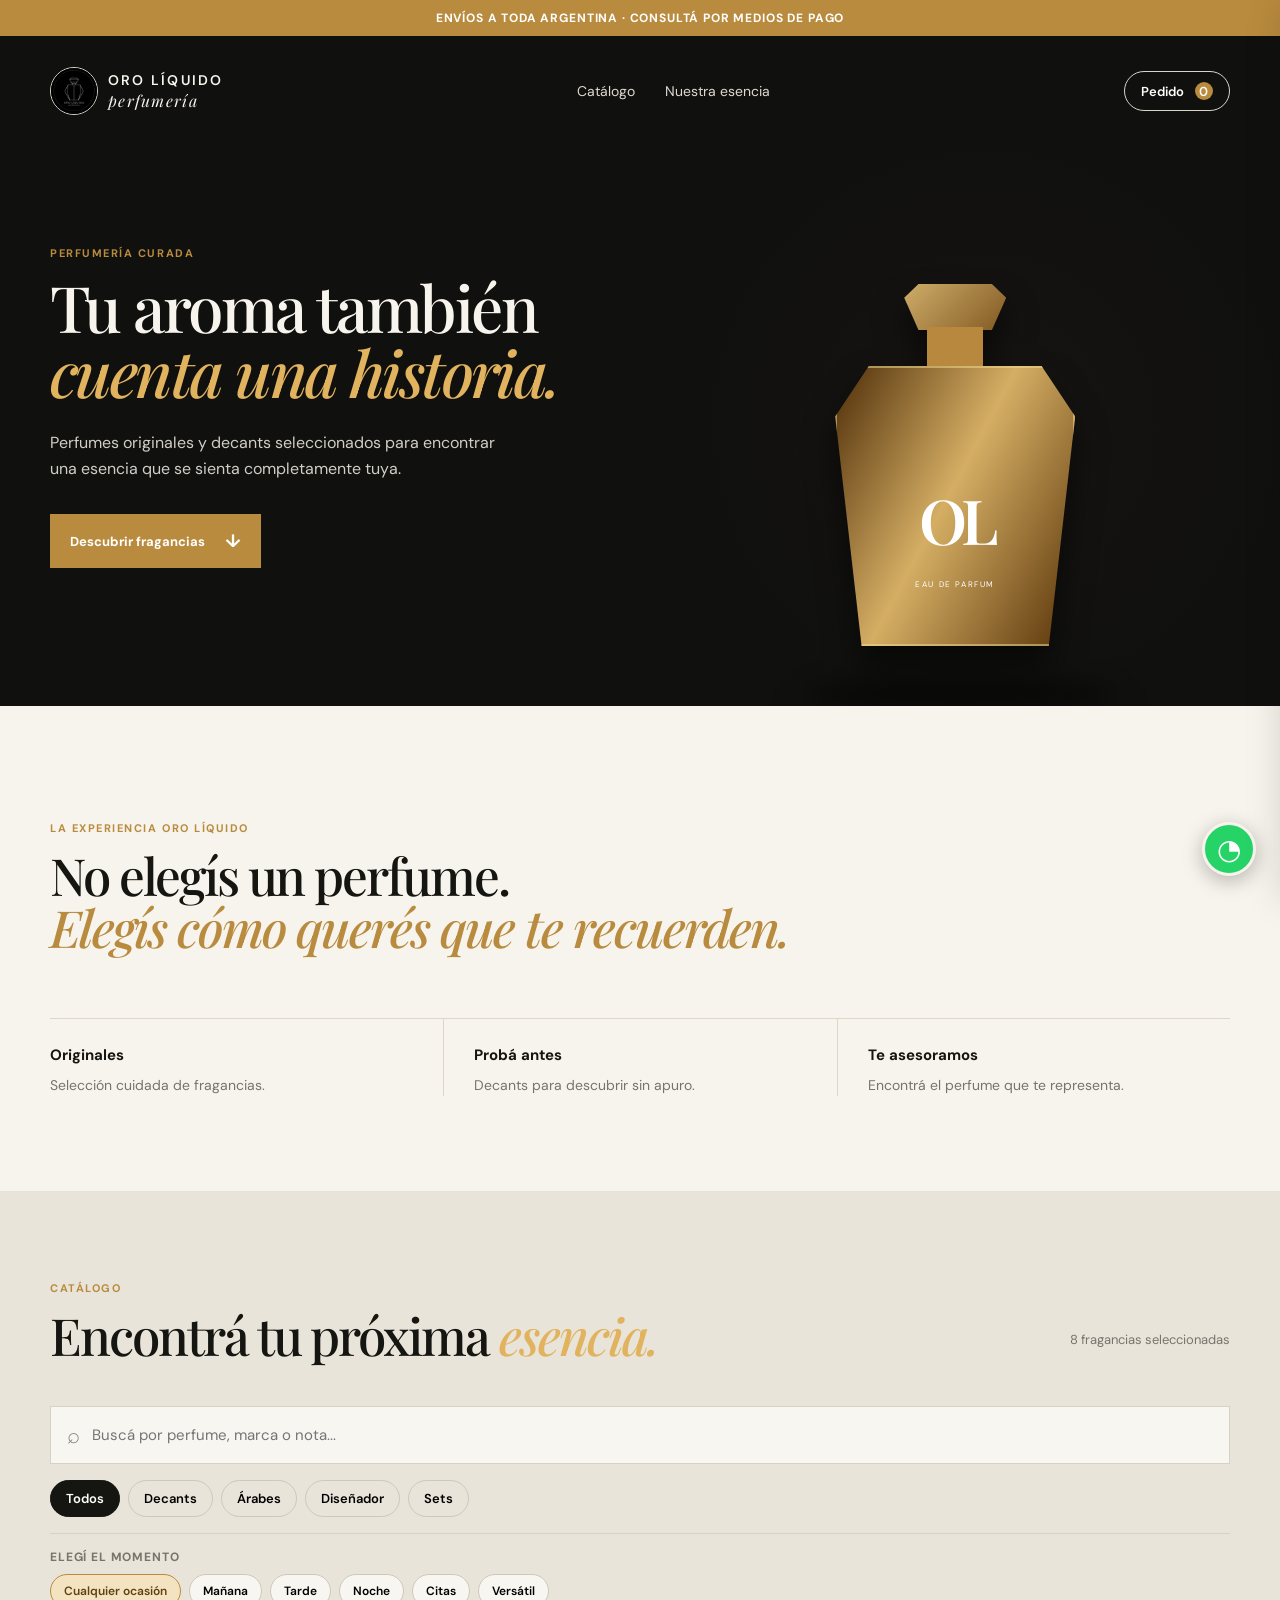
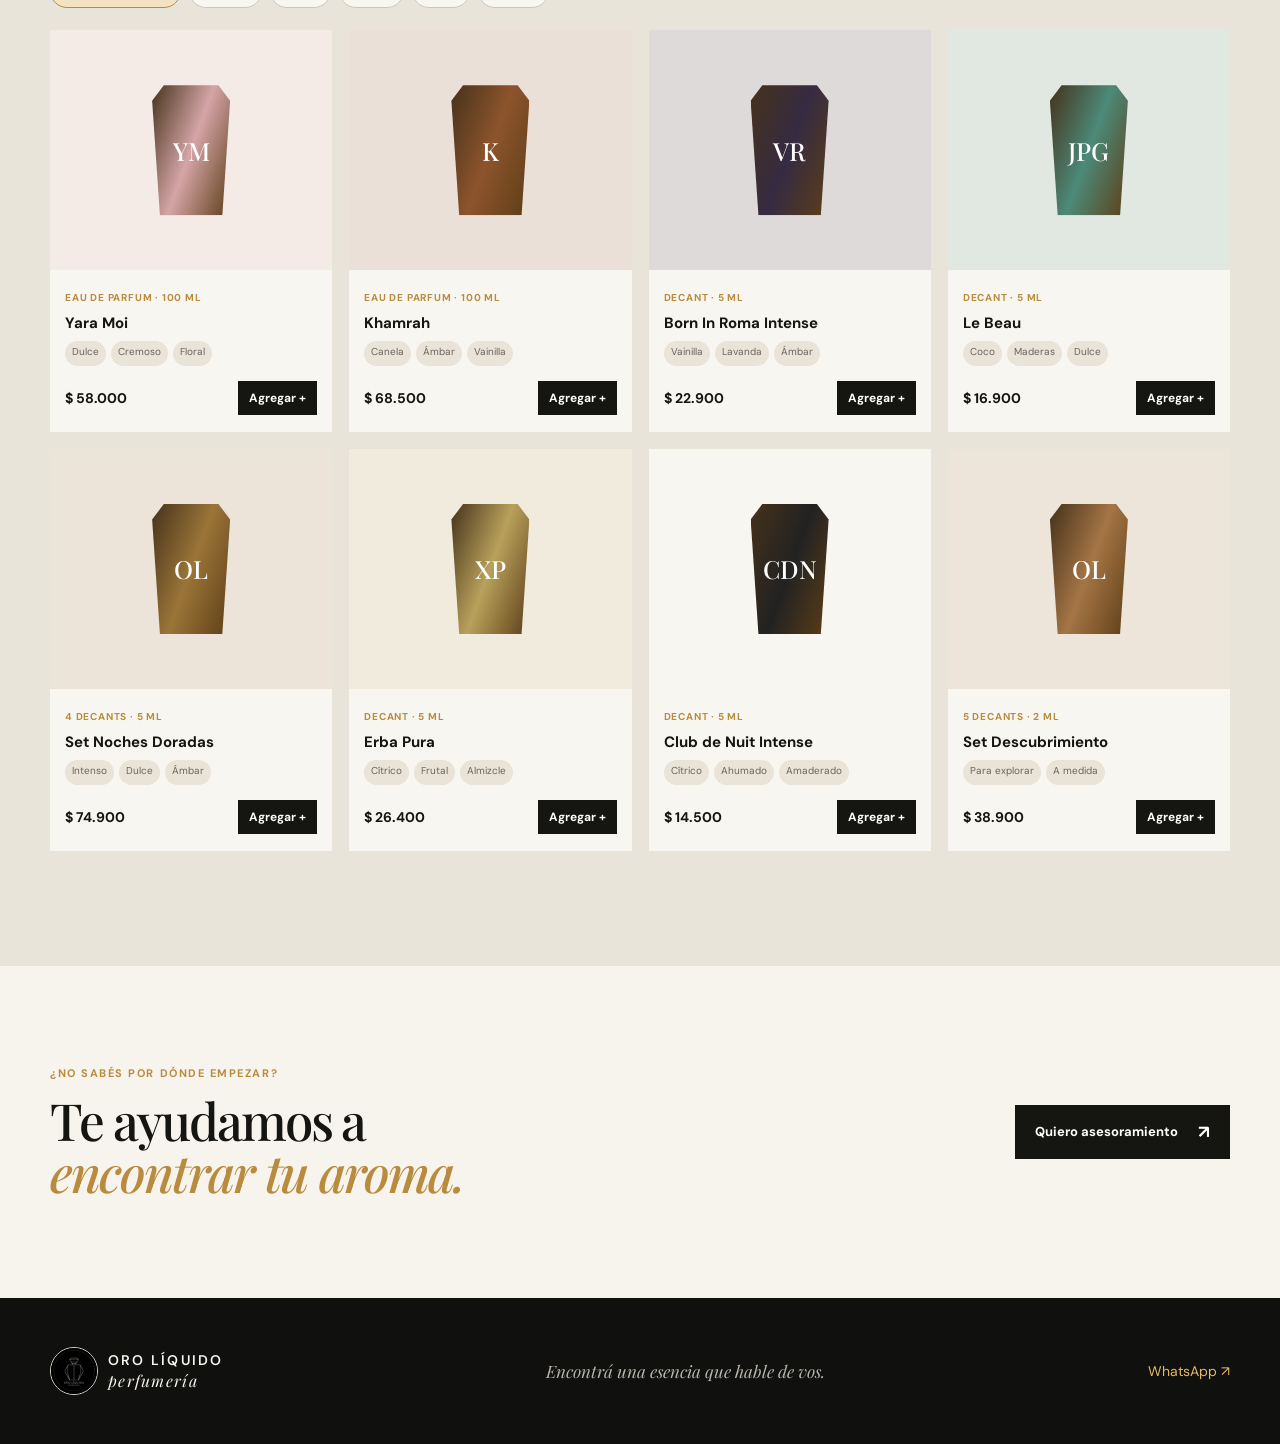
<file: index.html>
<!doctype html>
<html lang="es">
  <head>
    <meta charset="UTF-8" />
    <meta name="viewport" content="width=device-width, initial-scale=1.0" />
    <meta name="theme-color" content="#10100f" />
    <title>Oro Líquido — Perfumería</title>
    <link rel="preconnect" href="https://fonts.googleapis.com" />
    <link rel="preconnect" href="https://fonts.gstatic.com" crossorigin />
    <link href="https://fonts.googleapis.com/css2?family=DM+Sans:wght@400;500;600;700&family=Playfair+Display:ital,wght@0,500;0,600;1,500&display=swap" rel="stylesheet" />
    <link rel="stylesheet" href="styles.css" />
    <style>.occasion-filter{border-top:1px solid #d8d1c5;padding-top:15px}.occasion-filter>span{display:block;margin-bottom:9px;color:#77746d;font-size:12px;font-weight:700;letter-spacing:.07em;text-transform:uppercase}.occasion-pills{display:flex;gap:8px;overflow:auto}.occasion-pills button{white-space:nowrap;border:1px solid #cfc7b9;background:#f8f6f1;padding:8px 13px;border-radius:50px;font:600 12px "DM Sans";cursor:pointer}.occasion-pills button.active{border-color:#b98b3e;background:#f3e3c1;color:#604210}</style>
  </head>
  <body>
    <div class="announcement">Envíos a toda Argentina · Consultá por medios de pago</div>
    <header class="hero">
      <nav class="nav shell">
        <a class="brand" href="#inicio" aria-label="Oro Líquido, inicio">
          <img class="brand-logo" src="assets/oro-liquido-logo.jpeg" alt="Oro Líquido Perfumería" style="width:48px;height:48px;object-fit:cover;border-radius:50%;border:1px solid #d8d3c8" />
          <span><strong>ORO LÍQUIDO</strong><em>perfumería</em></span>
        </a>
        <div class="nav-links"><a href="#catalogo">Catálogo</a><a href="#experiencia">Nuestra esencia</a></div>
        <button class="cart-button" id="open-cart" aria-label="Abrir pedido">Pedido <span id="cart-count">0</span></button>
      </nav>
      <div class="hero-content shell" id="inicio">
        <p class="eyebrow">PERFUMERÍA CURADA</p>
        <h1>Tu aroma también<br /><i>cuenta una historia.</i></h1>
        <p class="hero-copy">Perfumes originales y decants seleccionados para encontrar una esencia que se sienta completamente tuya.</p>
        <a class="button gold" href="#catalogo">Descubrir fragancias <span>↓</span></a>
      </div>
      <div class="hero-bottle" aria-hidden="true"><div class="cap"></div><div class="neck"></div><div class="bottle"><span>OL</span><small>EAU DE PARFUM</small></div><div class="shadow"></div></div>
    </header>

    <main>
      <section class="intro shell" id="experiencia">
        <p class="eyebrow">LA EXPERIENCIA ORO LÍQUIDO</p>
        <h2>No elegís un perfume.<br /><i>Elegís cómo querés que te recuerden.</i></h2>
        <div class="value-grid"><p><b>Originales</b>Selección cuidada de fragancias.</p><p><b>Probá antes</b>Decants para descubrir sin apuro.</p><p><b>Te asesoramos</b>Encontrá el perfume que te representa.</p></div>
      </section>

      <section class="catalog" id="catalogo">
        <div class="shell">
          <p class="eyebrow">CATÁLOGO</p>
          <div class="catalog-heading"><h2>Encontrá tu próxima <i>esencia.</i></h2><p id="product-total"></p></div>
          <div class="filters">
            <label class="search"><span>⌕</span><input id="search" type="search" placeholder="Buscá por perfume, marca o nota..." /></label>
            <div class="category-pills" id="category-pills">
              <button class="active" data-category="Todos">Todos</button><button data-category="Decants">Decants</button><button data-category="Árabes">Árabes</button><button data-category="Diseñador">Diseñador</button><button data-category="Sets">Sets</button>
            </div>
            <div class="occasion-filter">
              <span>Elegí el momento</span>
              <div class="occasion-pills" id="occasion-pills">
                <button class="active" data-occasion="Todos">Cualquier ocasión</button><button data-occasion="Mañana">Mañana</button><button data-occasion="Tarde">Tarde</button><button data-occasion="Noche">Noche</button><button data-occasion="Citas">Citas</button><button data-occasion="Versátil">Versátil</button>
              </div>
            </div>
          </div>
          <div class="product-grid" id="product-grid"></div>
          <p class="empty" id="empty-state" hidden>No encontramos una fragancia con esa búsqueda.</p>
        </div>
      </section>

      <section class="finder shell">
        <div><p class="eyebrow">¿NO SABÉS POR DÓNDE EMPEZAR?</p><h2>Te ayudamos a<br /><i>encontrar tu aroma.</i></h2></div>
        <a class="button dark" href="https://wa.me/5491124900292?text=Hola%20Oro%20L%C3%ADquido%2C%20quiero%20que%20me%20asesoren%20para%20elegir%20un%20perfume." target="_blank" rel="noopener">Quiero asesoramiento <span>↗</span></a>
      </section>
    </main>

    <footer><div class="shell footer-content"><a class="brand" href="#inicio"><img class="brand-logo" src="assets/oro-liquido-logo.jpeg" alt="Oro Líquido Perfumería" style="width:48px;height:48px;object-fit:cover;border-radius:50%;border:1px solid #d8d3c8" /><span><strong>ORO LÍQUIDO</strong><em>perfumería</em></span></a><p>Encontrá una esencia que hable de vos.</p><a href="https://wa.me/5491124900292" target="_blank" rel="noopener">WhatsApp ↗</a></div></footer>

    <aside class="cart-panel" id="cart-panel" aria-hidden="true">
      <div class="cart-head"><div><p class="eyebrow">TU SELECCIÓN</p><h2>Pedido</h2></div><button id="close-cart" aria-label="Cerrar pedido">×</button></div>
      <div id="cart-items" class="cart-items"><p class="cart-empty">Todavía no agregaste fragancias.</p></div>
      <div class="cart-footer"><div><span>Total estimado</span><strong id="cart-total">$0</strong></div><button id="whatsapp-order" class="button gold">Completar por WhatsApp <span>↗</span></button></div>
    </aside>
    <div class="overlay" id="overlay"></div>
    <button class="whatsapp-float" aria-label="Escribir por WhatsApp" onclick="window.open('https://wa.me/5491124900292?text=Hola%20Oro%20L%C3%ADquido%2C%20tengo%20una%20consulta.','_blank')">◔</button>
    <script src="script.js"></script>
  </body>
</html>
</file>
<file: styles.css>
:root{--ink:#151511;--cream:#f7f4ed;--sand:#ded6c7;--gold:#b98b3e;--muted:#77746d}*{box-sizing:border-box}html{scroll-behavior:smooth}body{margin:0;color:var(--ink);background:var(--cream);font-family:"DM Sans",sans-serif}.shell{width:min(1180px,calc(100% - 48px));margin:auto}.announcement{padding:10px 20px;background:#b98b3e;color:#fff;text-align:center;font-size:12px;font-weight:700;letter-spacing:.07em;text-transform:uppercase}.hero{min-height:670px;position:relative;overflow:hidden;background:#10100f;color:var(--cream)}.hero:after{content:"";position:absolute;inset:0;background:radial-gradient(circle at 77% 58%,#4b392211 0 8%,transparent 29%),linear-gradient(90deg,#10100f 30%,transparent);pointer-events:none}.nav{height:110px;display:flex;align-items:center;justify-content:space-between;position:relative;z-index:2}.brand{display:flex;align-items:center;gap:10px;color:inherit;text-decoration:none}.brand strong{display:block;letter-spacing:.16em;font-weight:600;font-size:14px}.brand em{display:block;margin-top:1px;font-family:"Playfair Display",serif;font-size:16px;letter-spacing:.08em}.brand-mark{width:41px;height:47px;display:block;border:1px solid currentColor;border-radius:4px 4px 11px 11px;position:relative}.brand-mark:before{content:"";position:absolute;width:22px;height:8px;border:1px solid currentColor;left:8px;top:-10px;border-radius:2px}.brand-mark i{position:absolute;left:19px;height:45px;border-left:1px solid currentColor}.brand-mark b{position:absolute;top:19px;width:100%;border-top:1px solid currentColor}.nav-links{display:flex;gap:30px}.nav-links a{color:#dedad0;text-decoration:none;font-size:14px}.cart-button{border:1px solid #d9d4c9;background:transparent;color:#fff;border-radius:100px;padding:10px 16px;font:600 13px "DM Sans";cursor:pointer}.cart-button span{display:inline-grid;place-items:center;margin-left:8px;width:18px;height:18px;border-radius:50%;background:var(--gold);color:white}.hero-content{position:relative;z-index:1;padding-top:100px}.eyebrow{color:var(--gold);font-size:11px;font-weight:700;letter-spacing:.14em;margin:0 0 14px}.hero h1,.intro h2,.catalog h2,.finder h2,.cart-head h2{margin:0;font:500 clamp(44px,5vw,74px)/1.02 "Playfair Display",serif;letter-spacing:-.04em}.hero h1 i,.intro h2 i,.catalog h2 i,.finder h2 i{font-weight:500;color:#e1b35e}.hero-copy{width:min(450px,100%);color:#d1cec6;line-height:1.65;margin:25px 0 32px}.button{display:inline-flex;align-items:center;gap:20px;justify-content:center;border:0;border-radius:0;padding:15px 20px;font:700 13px "DM Sans";text-decoration:none;cursor:pointer}.button span{font-size:18px}.gold{background:var(--gold);color:#fff}.dark{background:var(--ink);color:#fff}.hero-bottle{position:absolute;z-index:1;right:16%;bottom:0;width:240px;height:470px;filter:drop-shadow(0 20px 16px #0008)}.cap{position:absolute;top:48px;left:69px;width:102px;height:46px;background:linear-gradient(135deg,#cfad69,#825a23);clip-path:polygon(14% 0,86% 0,100% 30%,86% 100%,14% 100%,0 30%)}.neck{position:absolute;top:91px;left:92px;width:56px;height:48px;background:#b8883e}.bottle{position:absolute;top:130px;width:240px;height:280px;background:linear-gradient(118deg,#4e2d08,#d5ae64 47%,#573207);clip-path:polygon(14% 0,86% 0,100% 18%,89% 100%,11% 100%,0 18%);border-radius:12px;text-align:center;padding-top:112px;color:#fff;box-shadow:inset 0 0 0 2px #f1d98f88}.bottle span{font:600 62px "Playfair Display";letter-spacing:-.1em}.bottle small{display:block;margin-top:18px;font-size:8px;letter-spacing:.2em}.shadow{position:absolute;bottom:0;left:-30px;width:310px;height:25px;border-radius:50%;background:#0008;filter:blur(12px)}.intro{padding:115px 0 95px}.intro h2,.catalog h2,.finder h2{font-size:clamp(36px,4vw,58px)}.intro h2 i{color:var(--gold)}.value-grid{display:grid;grid-template-columns:repeat(3,1fr);gap:0;border-top:1px solid var(--sand);margin-top:65px}.value-grid p{margin:0;padding:25px 30px 0 0;line-height:1.5;color:var(--muted);font-size:14px}.value-grid p+ p{padding-left:30px;border-left:1px solid var(--sand)}.value-grid b{display:block;color:var(--ink);font-size:15px;margin-bottom:8px}.catalog{background:#e9e4da;padding:90px 0 115px}.catalog-heading{display:flex;justify-content:space-between;gap:20px;align-items:end}.catalog-heading p{color:var(--muted);font-size:13px}.filters{margin-top:45px}.search{display:flex;align-items:center;background:#f8f6f1;border:1px solid #d8d1c5;padding:0 16px;gap:10px}.search span{font-size:22px;color:#8c877f}.search input{width:100%;height:56px;border:0;outline:0;background:transparent;font:15px "DM Sans"}.category-pills{display:flex;gap:8px;overflow:auto;padding:16px 0}.category-pills button{white-space:nowrap;border:1px solid #cfc7b9;background:transparent;padding:9px 15px;border-radius:50px;font:600 13px "DM Sans";cursor:pointer}.category-pills button.active{background:var(--ink);border-color:var(--ink);color:#fff}.product-grid{display:grid;grid-template-columns:repeat(4,1fr);gap:17px;margin-top:22px}.product{background:#f8f6f1;position:relative;padding-bottom:17px}.product-image{height:240px;display:grid;place-items:center;background:var(--card,#ddd)}.mini-bottle{width:78px;height:130px;position:relative;display:grid;place-items:center;color:#fff;background:linear-gradient(110deg,#45321b,var(--tone,#b98b3e),#5d3e17);clip-path:polygon(15% 0,85% 0,100% 12%,90% 100%,10% 100%,0 12%);box-shadow:0 12px 16px #0003;font:500 25px "Playfair Display"}.mini-bottle:before{content:"";position:absolute;width:38px;height:17px;background:#2a2824;top:-17px;left:20px;border-radius:2px}.product-info{padding:15px 15px 0}.badge{font-size:10px;font-weight:700;letter-spacing:.08em;color:var(--gold);text-transform:uppercase}.product h3{margin:8px 0 8px;font-size:15px;line-height:1.25}.notes{display:flex;gap:5px;flex-wrap:wrap;min-height:25px}.notes span{font-size:10px;background:#e9e3d8;border-radius:20px;padding:4px 7px;color:#69655d}.product-bottom{display:flex;align-items:center;justify-content:space-between;gap:7px;margin-top:15px}.price{font-weight:700;font-size:14px}.add{border:0;background:var(--ink);color:#fff;font:700 12px "DM Sans";padding:9px 11px;cursor:pointer}.empty{text-align:center;color:var(--muted);padding:50px}.finder{display:flex;justify-content:space-between;align-items:center;gap:35px;padding:100px 0}.finder h2 i{color:var(--gold)}footer{background:#10100f;color:#f7f4ed;padding:45px 0}.footer-content{display:flex;align-items:center;justify-content:space-between;gap:20px}.footer-content p{color:#b8b4ac;font:italic 17px "Playfair Display"}.footer-content>a:last-child{color:#e4b866;text-decoration:none;font-size:14px}.cart-panel{position:fixed;z-index:10;right:0;top:0;width:min(430px,100%);height:100vh;background:#f8f6f1;transform:translateX(102%);transition:.3s ease;display:flex;flex-direction:column;padding:28px;box-shadow:-10px 0 35px #0002}.cart-panel.open{transform:translateX(0)}.overlay{position:fixed;z-index:9;inset:0;background:#0007;opacity:0;pointer-events:none;transition:.3s}.overlay.open{opacity:1;pointer-events:auto}.cart-head{display:flex;justify-content:space-between}.cart-head h2{font-size:36px}.cart-head button{border:0;background:none;font-size:32px;cursor:pointer}.cart-items{flex:1;overflow:auto;margin:30px 0}.cart-empty{color:var(--muted);text-align:center;margin-top:65px}.cart-line{display:grid;grid-template-columns:1fr auto;gap:8px;border-bottom:1px solid var(--sand);padding:13px 0}.cart-line p{margin:0;font-size:14px;font-weight:600}.cart-line span{font-size:12px;color:var(--muted)}.remove{border:0;background:none;color:#8b3d32;padding:0;cursor:pointer;font:12px "DM Sans"}.cart-footer{border-top:1px solid var(--sand);padding-top:20px}.cart-footer>div{display:flex;justify-content:space-between;margin-bottom:16px}.cart-footer span{font-size:12px;color:var(--muted)}.cart-footer strong{font-size:18px}.cart-footer .button{width:100%}.whatsapp-float{position:fixed;right:24px;bottom:24px;z-index:5;width:54px;height:54px;border-radius:50%;border:3px solid var(--cream);background:#25d366;color:#fff;font-size:28px;box-shadow:0 5px 20px #0004;cursor:pointer}@media(max-width:720px){.shell{width:min(100% - 32px,1180px)}.nav{height:85px}.nav-links{display:none}.hero{min-height:700px}.hero-content{padding-top:75px}.hero-bottle{right:-28px;opacity:.6;transform:scale(.8);transform-origin:bottom}.intro{padding:75px 0}.value-grid{grid-template-columns:1fr;margin-top:35px}.value-grid p,.value-grid p+p{border-left:0;border-bottom:1px solid var(--sand);padding:18px 0}.catalog{padding:70px 0}.product-grid{grid-template-columns:repeat(2,1fr);gap:10px}.product-image{height:170px}.product h3{font-size:13px}.notes{display:none}.finder{padding:70px 0;align-items:flex-start;flex-direction:column}.footer-content{align-items:flex-start;flex-direction:column}.footer-content p{margin:0}.cart-button{padding:8px 11px}.brand strong{font-size:12px}.brand em{font-size:14px}}
</file>
